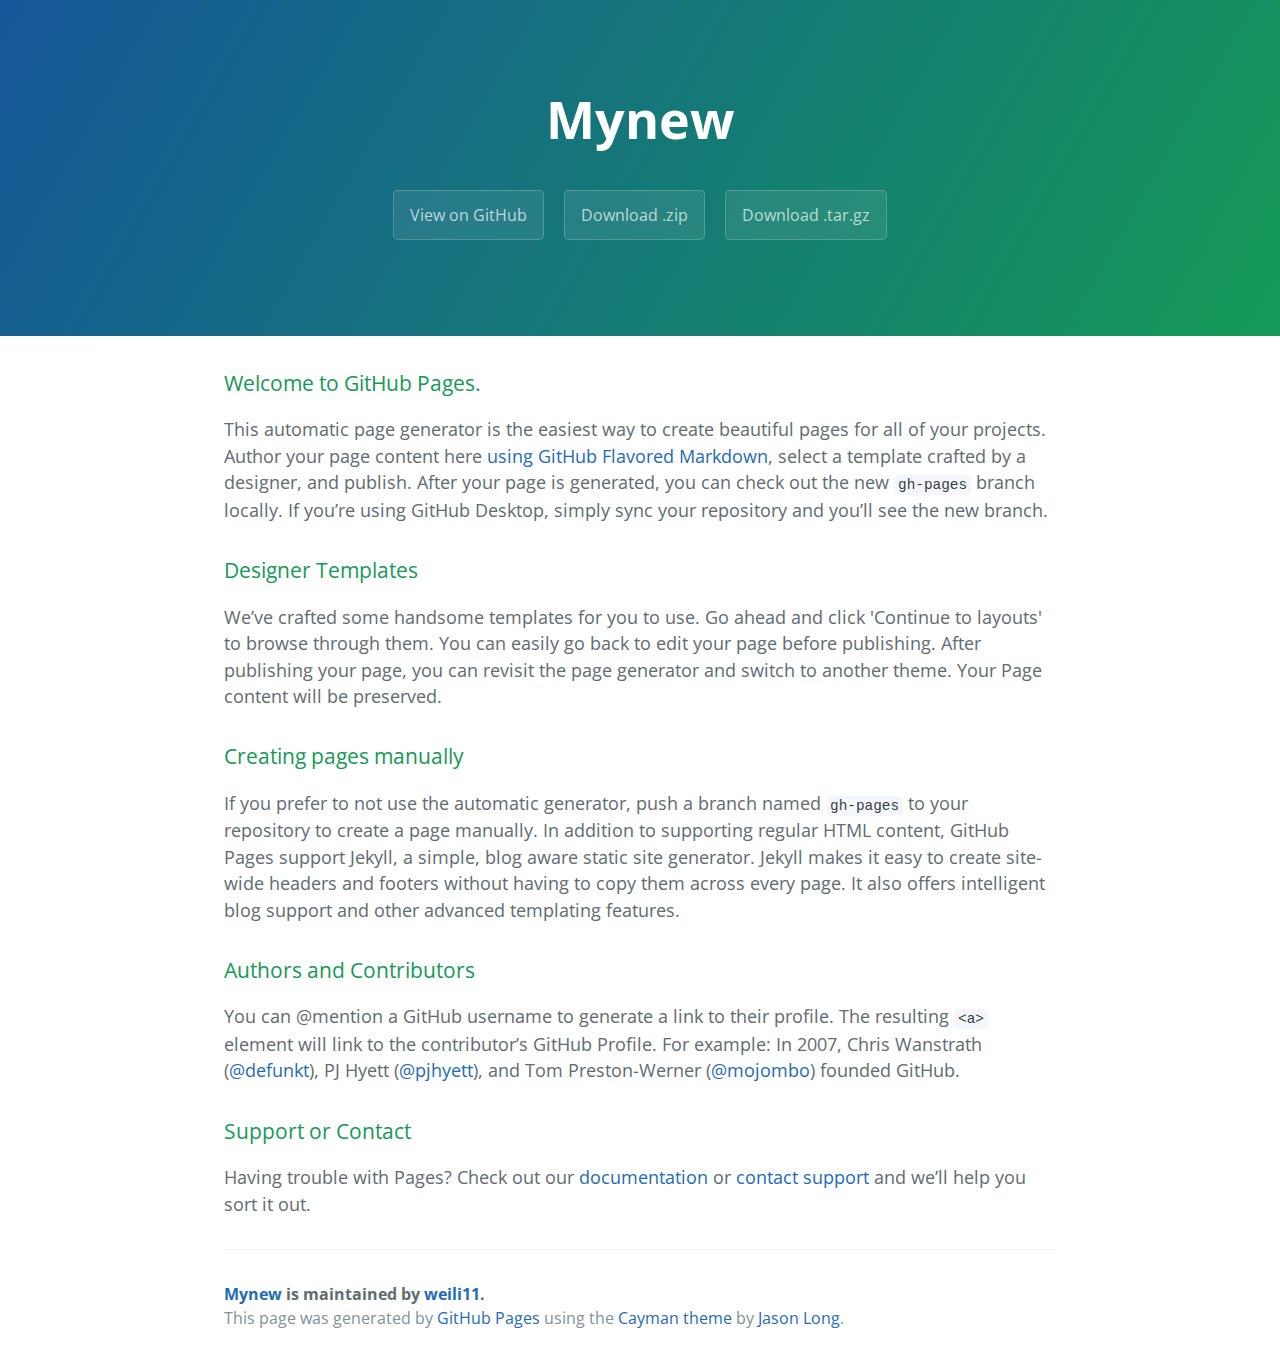
<file: index.html>
<!DOCTYPE html>
<html lang="en-us">
  <head>
    <meta charset="UTF-8">
    <title>Mynew by weili11</title>
    <meta name="viewport" content="width=device-width, initial-scale=1">
    <link rel="stylesheet" type="text/css" href="stylesheets/normalize.css" media="screen">
    <link href='https://fonts.googleapis.com/css?family=Open+Sans:400,700' rel='stylesheet' type='text/css'>
    <link rel="stylesheet" type="text/css" href="stylesheets/stylesheet.css" media="screen">
    <link rel="stylesheet" type="text/css" href="stylesheets/github-light.css" media="screen">
  </head>
  <body>
    <section class="page-header">
      <h1 class="project-name">Mynew</h1>
      <h2 class="project-tagline"></h2>
      <a href="https://github.com/weili11/mynew" class="btn">View on GitHub</a>
      <a href="https://github.com/weili11/mynew/zipball/master" class="btn">Download .zip</a>
      <a href="https://github.com/weili11/mynew/tarball/master" class="btn">Download .tar.gz</a>
    </section>

    <section class="main-content">
      <h3>
<a id="welcome-to-github-pages" class="anchor" href="#welcome-to-github-pages" aria-hidden="true"><span aria-hidden="true" class="octicon octicon-link"></span></a>Welcome to GitHub Pages.</h3>

<p>This automatic page generator is the easiest way to create beautiful pages for all of your projects. Author your page content here <a href="https://guides.github.com/features/mastering-markdown/">using GitHub Flavored Markdown</a>, select a template crafted by a designer, and publish. After your page is generated, you can check out the new <code>gh-pages</code> branch locally. If you’re using GitHub Desktop, simply sync your repository and you’ll see the new branch.</p>

<h3>
<a id="designer-templates" class="anchor" href="#designer-templates" aria-hidden="true"><span aria-hidden="true" class="octicon octicon-link"></span></a>Designer Templates</h3>

<p>We’ve crafted some handsome templates for you to use. Go ahead and click 'Continue to layouts' to browse through them. You can easily go back to edit your page before publishing. After publishing your page, you can revisit the page generator and switch to another theme. Your Page content will be preserved.</p>

<h3>
<a id="creating-pages-manually" class="anchor" href="#creating-pages-manually" aria-hidden="true"><span aria-hidden="true" class="octicon octicon-link"></span></a>Creating pages manually</h3>

<p>If you prefer to not use the automatic generator, push a branch named <code>gh-pages</code> to your repository to create a page manually. In addition to supporting regular HTML content, GitHub Pages support Jekyll, a simple, blog aware static site generator. Jekyll makes it easy to create site-wide headers and footers without having to copy them across every page. It also offers intelligent blog support and other advanced templating features.</p>

<h3>
<a id="authors-and-contributors" class="anchor" href="#authors-and-contributors" aria-hidden="true"><span aria-hidden="true" class="octicon octicon-link"></span></a>Authors and Contributors</h3>

<p>You can @mention a GitHub username to generate a link to their profile. The resulting <code>&lt;a&gt;</code> element will link to the contributor’s GitHub Profile. For example: In 2007, Chris Wanstrath (<a href="https://github.com/defunkt" class="user-mention">@defunkt</a>), PJ Hyett (<a href="https://github.com/pjhyett" class="user-mention">@pjhyett</a>), and Tom Preston-Werner (<a href="https://github.com/mojombo" class="user-mention">@mojombo</a>) founded GitHub.</p>

<h3>
<a id="support-or-contact" class="anchor" href="#support-or-contact" aria-hidden="true"><span aria-hidden="true" class="octicon octicon-link"></span></a>Support or Contact</h3>

<p>Having trouble with Pages? Check out our <a href="https://help.github.com/pages">documentation</a> or <a href="https://github.com/contact">contact support</a> and we’ll help you sort it out.</p>

      <footer class="site-footer">
        <span class="site-footer-owner"><a href="https://github.com/weili11/mynew">Mynew</a> is maintained by <a href="https://github.com/weili11">weili11</a>.</span>

        <span class="site-footer-credits">This page was generated by <a href="https://pages.github.com">GitHub Pages</a> using the <a href="https://github.com/jasonlong/cayman-theme">Cayman theme</a> by <a href="https://twitter.com/jasonlong">Jason Long</a>.</span>
      </footer>

    </section>

  
  </body>
</html>
</file>
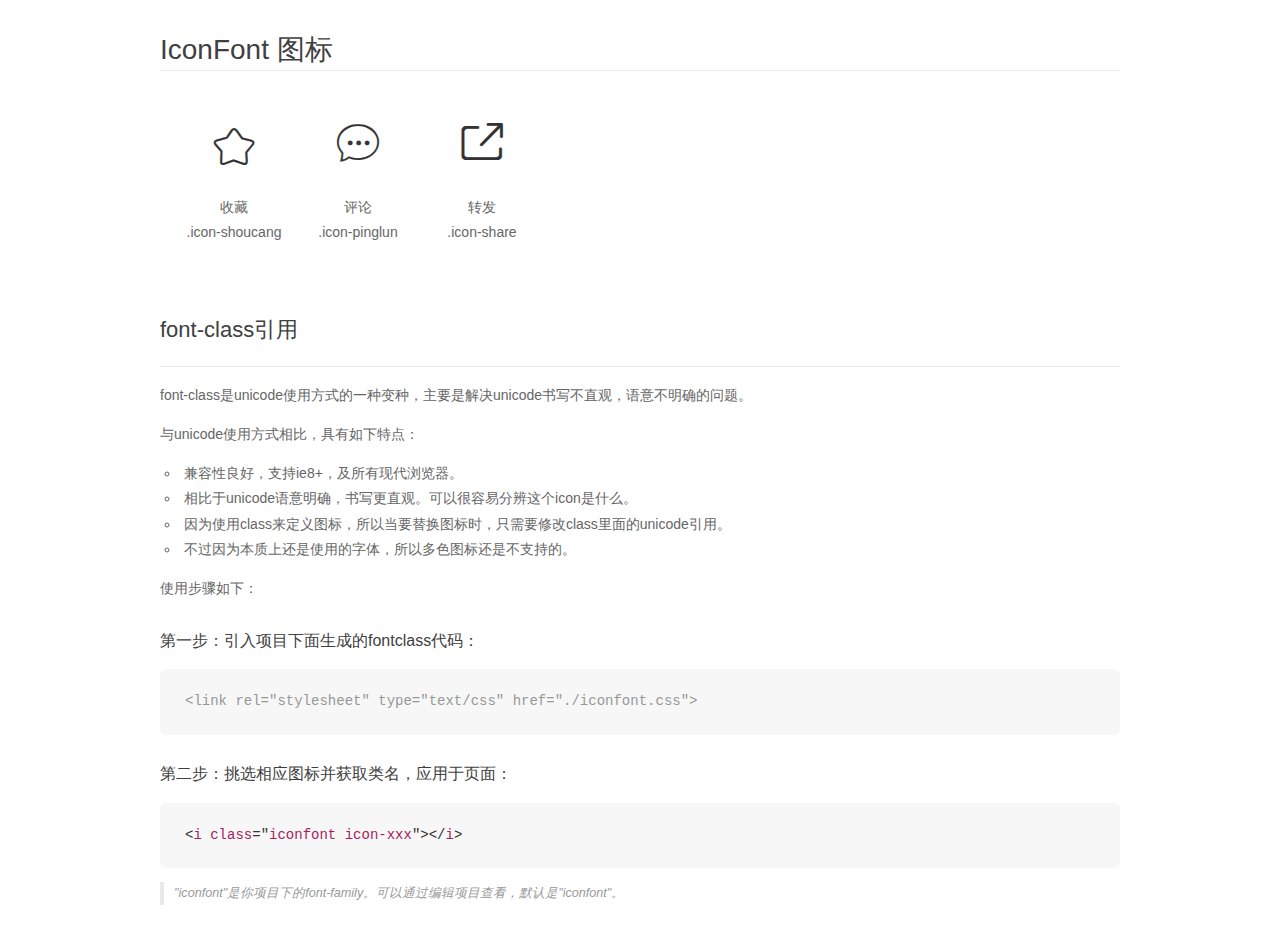
<file: iconfont/font/demo_fontclass.html>
<!DOCTYPE html>
<html>
<head>
    <meta charset="utf-8"/>
    <title>IconFont</title>
    <link rel="stylesheet" href="demo.css">
    <link rel="stylesheet" href="iconfont.css">
</head>
<body>
    <div class="main markdown">
        <h1>IconFont 图标</h1>
        <ul class="icon_lists clear">
            
                <li>
                <i class="icon iconfont icon-shoucang"></i>
                    <div class="name">收藏</div>
                    <div class="fontclass">.icon-shoucang</div>
                </li>
            
                <li>
                <i class="icon iconfont icon-pinglun"></i>
                    <div class="name">评论</div>
                    <div class="fontclass">.icon-pinglun</div>
                </li>
            
                <li>
                <i class="icon iconfont icon-share"></i>
                    <div class="name">转发</div>
                    <div class="fontclass">.icon-share</div>
                </li>
            
        </ul>

        <h2 id="font-class-">font-class引用</h2>
        <hr>

        <p>font-class是unicode使用方式的一种变种，主要是解决unicode书写不直观，语意不明确的问题。</p>
        <p>与unicode使用方式相比，具有如下特点：</p>
        <ul>
        <li>兼容性良好，支持ie8+，及所有现代浏览器。</li>
        <li>相比于unicode语意明确，书写更直观。可以很容易分辨这个icon是什么。</li>
        <li>因为使用class来定义图标，所以当要替换图标时，只需要修改class里面的unicode引用。</li>
        <li>不过因为本质上还是使用的字体，所以多色图标还是不支持的。</li>
        </ul>
        <p>使用步骤如下：</p>
        <h3 id="-fontclass-">第一步：引入项目下面生成的fontclass代码：</h3>


        <pre><code class="lang-js hljs javascript"><span class="hljs-comment">&lt;link rel="stylesheet" type="text/css" href="./iconfont.css"&gt;</span></code></pre>
        <h3 id="-">第二步：挑选相应图标并获取类名，应用于页面：</h3>
        <pre><code class="lang-css hljs">&lt;<span class="hljs-selector-tag">i</span> <span class="hljs-selector-tag">class</span>="<span class="hljs-selector-tag">iconfont</span> <span class="hljs-selector-tag">icon-xxx</span>"&gt;&lt;/<span class="hljs-selector-tag">i</span>&gt;</code></pre>
        <blockquote>
        <p>"iconfont"是你项目下的font-family。可以通过编辑项目查看，默认是"iconfont"。</p>
        </blockquote>
    </div>
</body>
</html>
</file>
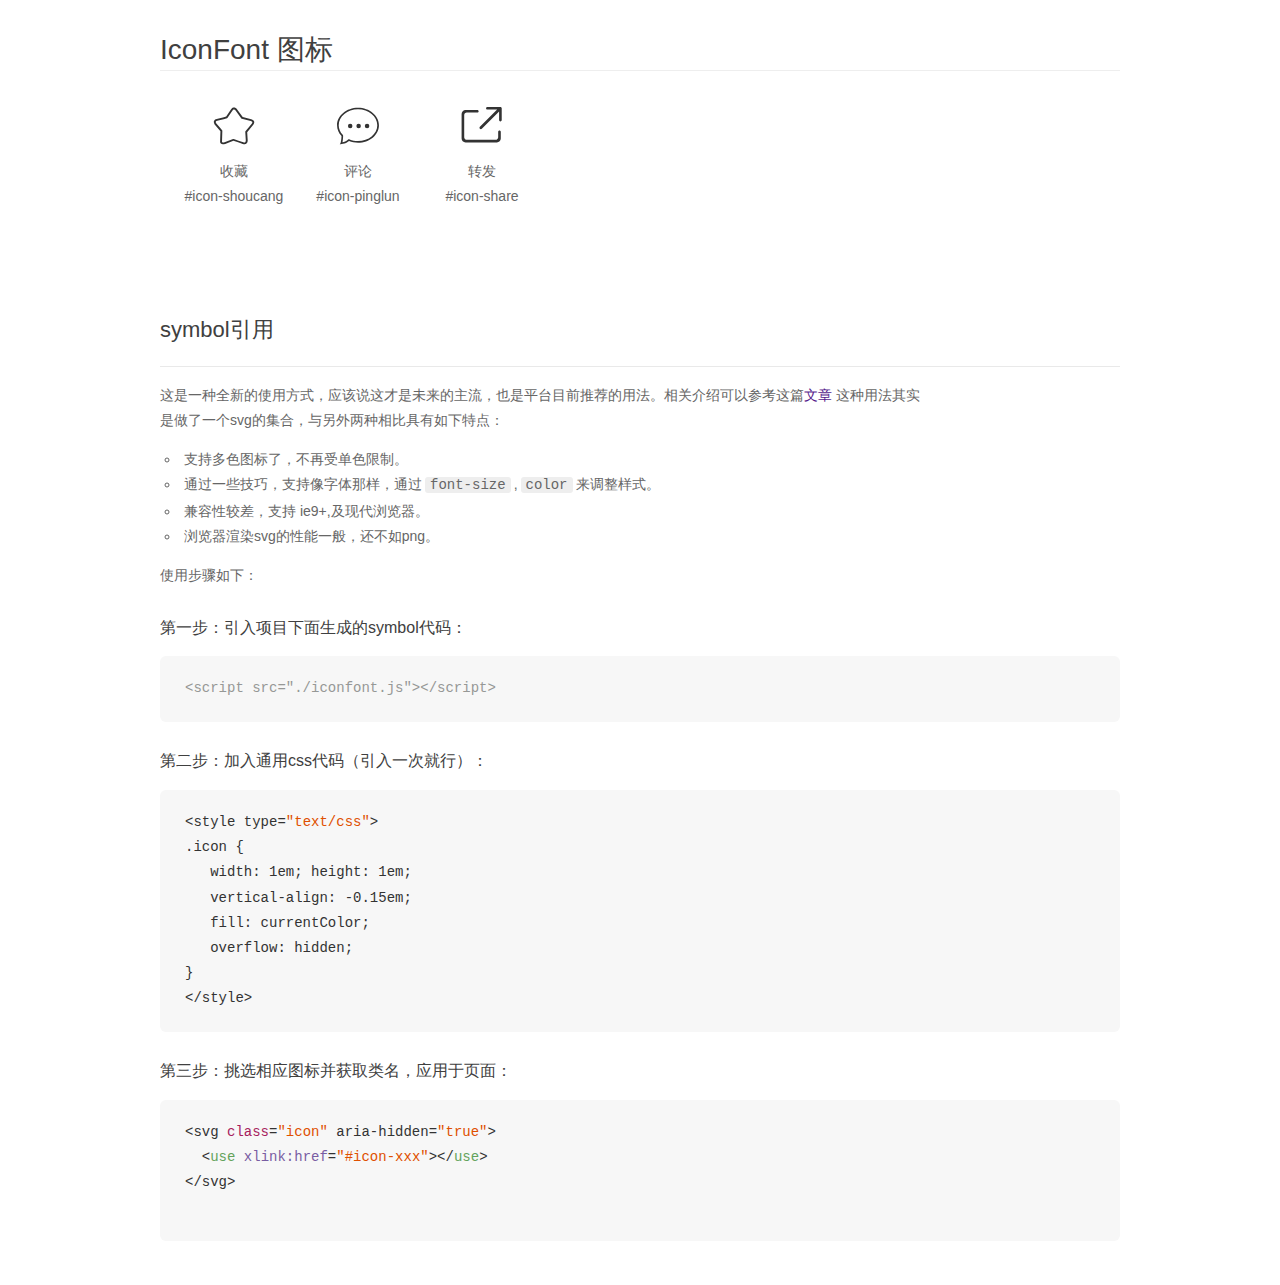
<file: iconfont/font/demo_symbol.html>
<!DOCTYPE html>
<html>
<head>
    <meta charset="utf-8"/>
    <title>IconFont</title>
    <link rel="stylesheet" href="demo.css">
    <script src="iconfont.js"></script>

    <style type="text/css">
        .icon {
          /* 通过设置 font-size 来改变图标大小 */
          width: 1em; height: 1em;
          /* 图标和文字相邻时，垂直对齐 */
          vertical-align: -0.15em;
          /* 通过设置 color 来改变 SVG 的颜色/fill */
          fill: currentColor;
          /* path 和 stroke 溢出 viewBox 部分在 IE 下会显示
             normalize.css 中也包含这行 */
          overflow: hidden;
        }

    </style>
</head>
<body>
    <div class="main markdown">
        <h1>IconFont 图标</h1>
        <ul class="icon_lists clear">
            
                <li>
                    <svg class="icon" aria-hidden="true">
                        <use xlink:href="#icon-shoucang"></use>
                    </svg>
                    <div class="name">收藏</div>
                    <div class="fontclass">#icon-shoucang</div>
                </li>
            
                <li>
                    <svg class="icon" aria-hidden="true">
                        <use xlink:href="#icon-pinglun"></use>
                    </svg>
                    <div class="name">评论</div>
                    <div class="fontclass">#icon-pinglun</div>
                </li>
            
                <li>
                    <svg class="icon" aria-hidden="true">
                        <use xlink:href="#icon-share"></use>
                    </svg>
                    <div class="name">转发</div>
                    <div class="fontclass">#icon-share</div>
                </li>
            
        </ul>


        <h2 id="symbol-">symbol引用</h2>
        <hr>

        <p>这是一种全新的使用方式，应该说这才是未来的主流，也是平台目前推荐的用法。相关介绍可以参考这篇<a href="">文章</a>
        这种用法其实是做了一个svg的集合，与另外两种相比具有如下特点：</p>
        <ul>
          <li>支持多色图标了，不再受单色限制。</li>
          <li>通过一些技巧，支持像字体那样，通过<code>font-size</code>,<code>color</code>来调整样式。</li>
          <li>兼容性较差，支持 ie9+,及现代浏览器。</li>
          <li>浏览器渲染svg的性能一般，还不如png。</li>
        </ul>
        <p>使用步骤如下：</p>
        <h3 id="-symbol-">第一步：引入项目下面生成的symbol代码：</h3>
        <pre><code class="lang-js hljs javascript"><span class="hljs-comment">&lt;script src="./iconfont.js"&gt;&lt;/script&gt;</span></code></pre>
        <h3 id="-css-">第二步：加入通用css代码（引入一次就行）：</h3>
        <pre><code class="lang-js hljs javascript">&lt;style type=<span class="hljs-string">"text/css"</span>&gt;
.icon {
   width: <span class="hljs-number">1</span>em; height: <span class="hljs-number">1</span>em;
   vertical-align: <span class="hljs-number">-0.15</span>em;
   fill: currentColor;
   overflow: hidden;
}
&lt;<span class="hljs-regexp">/style&gt;</span></code></pre>
        <h3 id="-">第三步：挑选相应图标并获取类名，应用于页面：</h3>
        <pre><code class="lang-js hljs javascript">&lt;svg <span class="hljs-class"><span class="hljs-keyword">class</span></span>=<span class="hljs-string">"icon"</span> aria-hidden=<span class="hljs-string">"true"</span>&gt;<span class="xml"><span class="hljs-tag">
  &lt;<span class="hljs-name">use</span> <span class="hljs-attr">xlink:href</span>=<span class="hljs-string">"#icon-xxx"</span>&gt;</span><span class="hljs-tag">&lt;/<span class="hljs-name">use</span>&gt;</span>
</span>&lt;<span class="hljs-regexp">/svg&gt;
        </span></code></pre>
    </div>
</body>
</html>
</file>
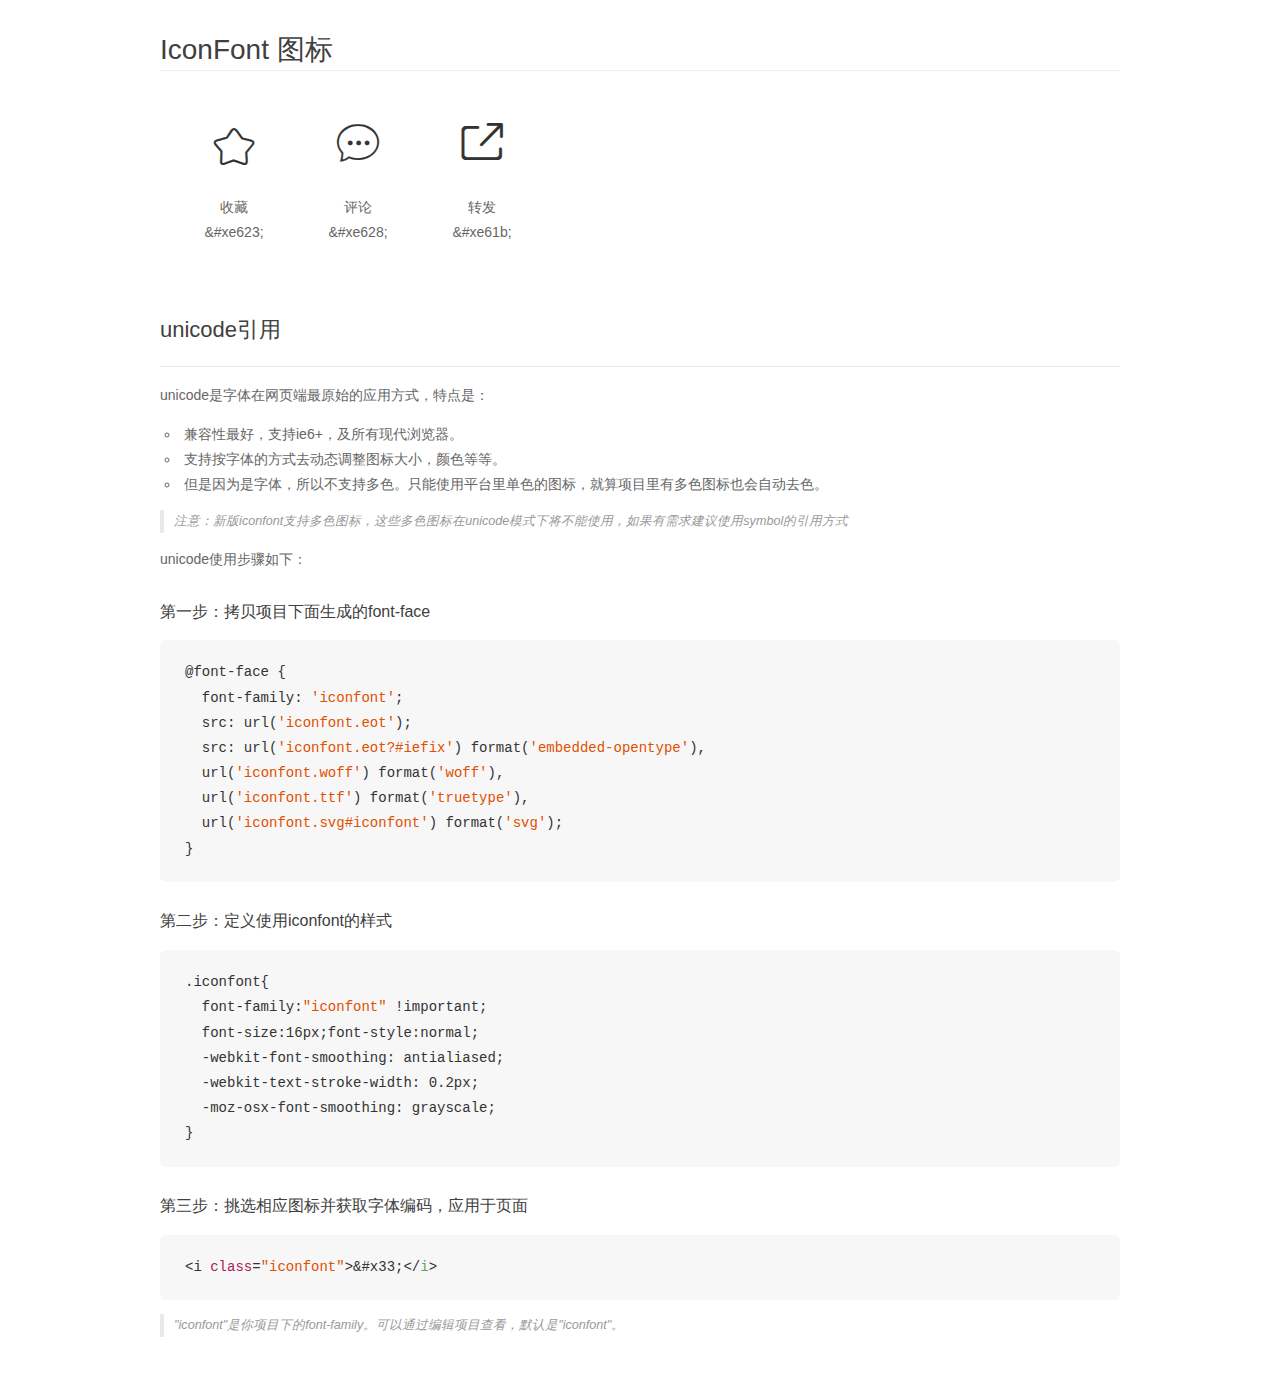
<file: iconfont/font/demo_unicode.html>
<!DOCTYPE html>
<html>
<head>
    <meta charset="utf-8"/>
    <title>IconFont</title>
    <link rel="stylesheet" href="demo.css">

    <style type="text/css">

        @font-face {font-family: "iconfont";
          src: url('iconfont.eot'); /* IE9*/
          src: url('iconfont.eot#iefix') format('embedded-opentype'), /* IE6-IE8 */
          url('iconfont.woff') format('woff'), /* chrome, firefox */
          url('iconfont.ttf') format('truetype'), /* chrome, firefox, opera, Safari, Android, iOS 4.2+*/
          url('iconfont.svg#iconfont') format('svg'); /* iOS 4.1- */
        }

        .iconfont {
          font-family:"iconfont" !important;
          font-size:16px;
          font-style:normal;
          -webkit-font-smoothing: antialiased;
          -webkit-text-stroke-width: 0.2px;
          -moz-osx-font-smoothing: grayscale;
        }

    </style>
</head>
<body>
    <div class="main markdown">
        <h1>IconFont 图标</h1>
        <ul class="icon_lists clear">
            
                <li>
                <i class="icon iconfont">&#xe623;</i>
                    <div class="name">收藏</div>
                    <div class="code">&amp;#xe623;</div>
                </li>
            
                <li>
                <i class="icon iconfont">&#xe628;</i>
                    <div class="name">评论</div>
                    <div class="code">&amp;#xe628;</div>
                </li>
            
                <li>
                <i class="icon iconfont">&#xe61b;</i>
                    <div class="name">转发</div>
                    <div class="code">&amp;#xe61b;</div>
                </li>
            
        </ul>
        <h2 id="unicode-">unicode引用</h2>
        <hr>

        <p>unicode是字体在网页端最原始的应用方式，特点是：</p>
        <ul>
        <li>兼容性最好，支持ie6+，及所有现代浏览器。</li>
        <li>支持按字体的方式去动态调整图标大小，颜色等等。</li>
        <li>但是因为是字体，所以不支持多色。只能使用平台里单色的图标，就算项目里有多色图标也会自动去色。</li>
        </ul>
        <blockquote>
        <p>注意：新版iconfont支持多色图标，这些多色图标在unicode模式下将不能使用，如果有需求建议使用symbol的引用方式</p>
        </blockquote>
        <p>unicode使用步骤如下：</p>
        <h3 id="-font-face">第一步：拷贝项目下面生成的font-face</h3>
        <pre><code class="lang-js hljs javascript">@font-face {
  font-family: <span class="hljs-string">'iconfont'</span>;
  src: url(<span class="hljs-string">'iconfont.eot'</span>);
  src: url(<span class="hljs-string">'iconfont.eot?#iefix'</span>) format(<span class="hljs-string">'embedded-opentype'</span>),
  url(<span class="hljs-string">'iconfont.woff'</span>) format(<span class="hljs-string">'woff'</span>),
  url(<span class="hljs-string">'iconfont.ttf'</span>) format(<span class="hljs-string">'truetype'</span>),
  url(<span class="hljs-string">'iconfont.svg#iconfont'</span>) format(<span class="hljs-string">'svg'</span>);
}
</code></pre>
        <h3 id="-iconfont-">第二步：定义使用iconfont的样式</h3>
        <pre><code class="lang-js hljs javascript">.iconfont{
  font-family:<span class="hljs-string">"iconfont"</span> !important;
  font-size:<span class="hljs-number">16</span>px;font-style:normal;
  -webkit-font-smoothing: antialiased;
  -webkit-text-stroke-width: <span class="hljs-number">0.2</span>px;
  -moz-osx-font-smoothing: grayscale;
}
</code></pre>
        <h3 id="-">第三步：挑选相应图标并获取字体编码，应用于页面</h3>
        <pre><code class="lang-js hljs javascript">&lt;i <span class="hljs-class"><span class="hljs-keyword">class</span></span>=<span class="hljs-string">"iconfont"</span>&gt;&amp;#x33;<span class="xml"><span class="hljs-tag">&lt;/<span class="hljs-name">i</span>&gt;</span></span></code></pre>

        <blockquote>
        <p>"iconfont"是你项目下的font-family。可以通过编辑项目查看，默认是"iconfont"。</p>
        </blockquote>
    </div>


</body>
</html>
</file>
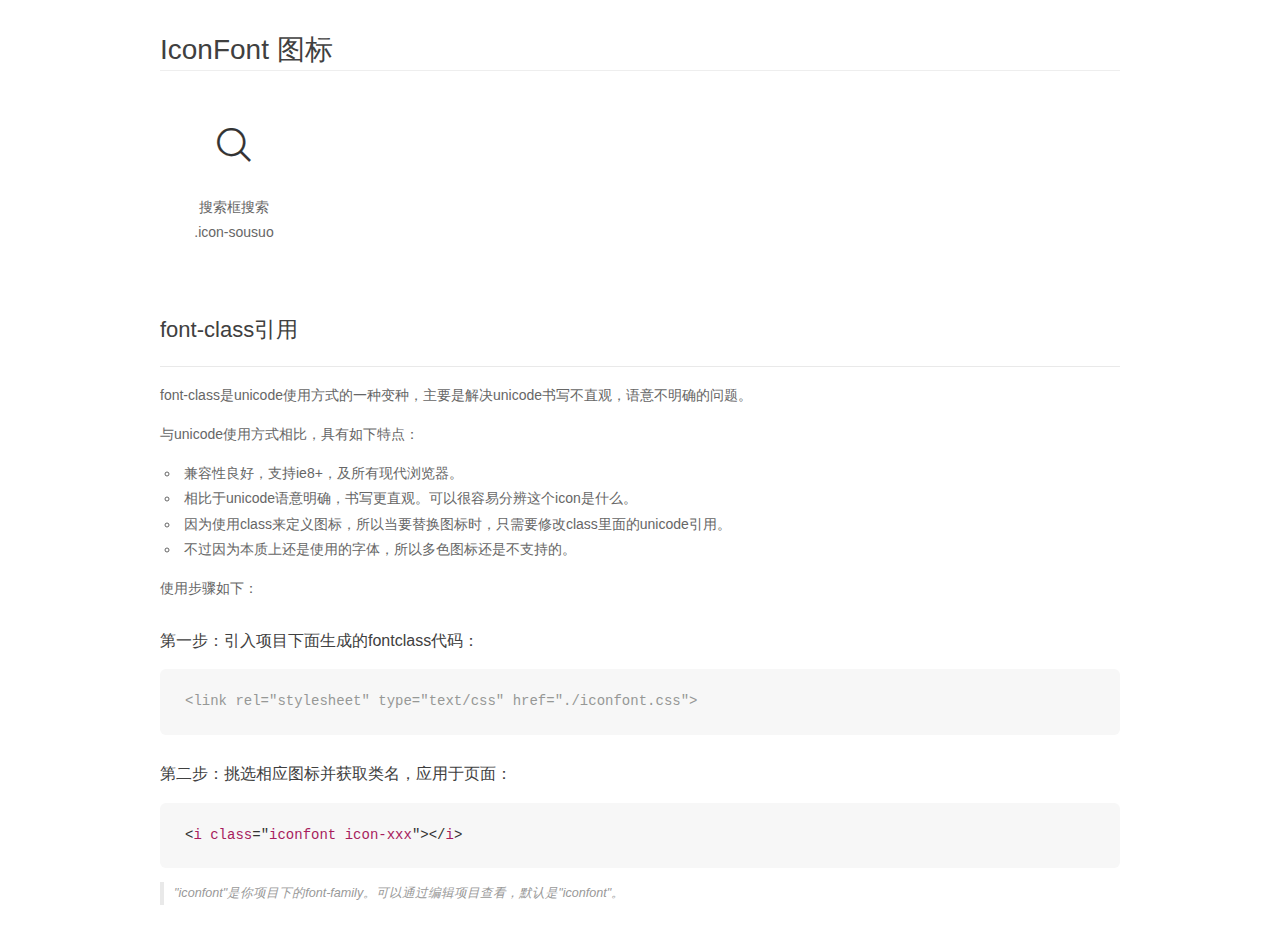
<file: iconfont/sousuo/demo_fontclass.html>
<!DOCTYPE html>
<html>
<head>
    <meta charset="utf-8"/>
    <title>IconFont</title>
    <link rel="stylesheet" href="demo.css">
    <link rel="stylesheet" href="iconfont.css">
</head>
<body>
    <div class="main markdown">
        <h1>IconFont 图标</h1>
        <ul class="icon_lists clear">
            
                <li>
                <i class="icon iconfont icon-sousuo"></i>
                    <div class="name">搜索框搜索</div>
                    <div class="fontclass">.icon-sousuo</div>
                </li>
            
        </ul>

        <h2 id="font-class-">font-class引用</h2>
        <hr>

        <p>font-class是unicode使用方式的一种变种，主要是解决unicode书写不直观，语意不明确的问题。</p>
        <p>与unicode使用方式相比，具有如下特点：</p>
        <ul>
        <li>兼容性良好，支持ie8+，及所有现代浏览器。</li>
        <li>相比于unicode语意明确，书写更直观。可以很容易分辨这个icon是什么。</li>
        <li>因为使用class来定义图标，所以当要替换图标时，只需要修改class里面的unicode引用。</li>
        <li>不过因为本质上还是使用的字体，所以多色图标还是不支持的。</li>
        </ul>
        <p>使用步骤如下：</p>
        <h3 id="-fontclass-">第一步：引入项目下面生成的fontclass代码：</h3>


        <pre><code class="lang-js hljs javascript"><span class="hljs-comment">&lt;link rel="stylesheet" type="text/css" href="./iconfont.css"&gt;</span></code></pre>
        <h3 id="-">第二步：挑选相应图标并获取类名，应用于页面：</h3>
        <pre><code class="lang-css hljs">&lt;<span class="hljs-selector-tag">i</span> <span class="hljs-selector-tag">class</span>="<span class="hljs-selector-tag">iconfont</span> <span class="hljs-selector-tag">icon-xxx</span>"&gt;&lt;/<span class="hljs-selector-tag">i</span>&gt;</code></pre>
        <blockquote>
        <p>"iconfont"是你项目下的font-family。可以通过编辑项目查看，默认是"iconfont"。</p>
        </blockquote>
    </div>
</body>
</html>
</file>
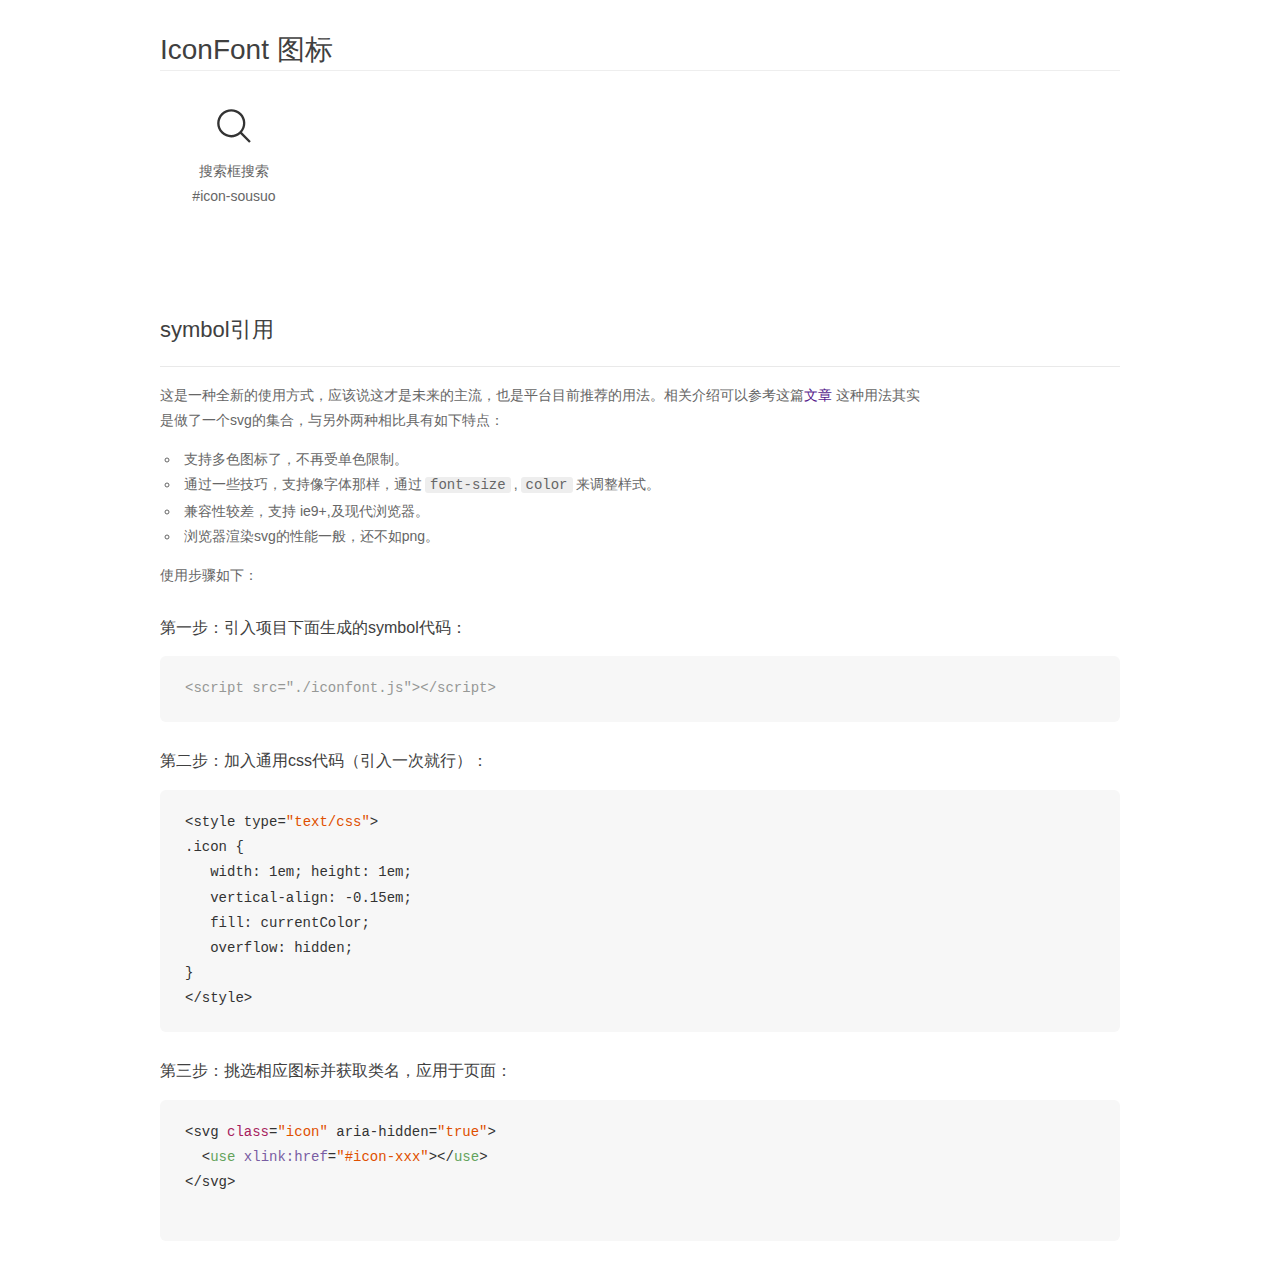
<file: iconfont/sousuo/demo_symbol.html>
<!DOCTYPE html>
<html>
<head>
    <meta charset="utf-8"/>
    <title>IconFont</title>
    <link rel="stylesheet" href="demo.css">
    <script src="iconfont.js"></script>

    <style type="text/css">
        .icon {
          /* 通过设置 font-size 来改变图标大小 */
          width: 1em; height: 1em;
          /* 图标和文字相邻时，垂直对齐 */
          vertical-align: -0.15em;
          /* 通过设置 color 来改变 SVG 的颜色/fill */
          fill: currentColor;
          /* path 和 stroke 溢出 viewBox 部分在 IE 下会显示
             normalize.css 中也包含这行 */
          overflow: hidden;
        }

    </style>
</head>
<body>
    <div class="main markdown">
        <h1>IconFont 图标</h1>
        <ul class="icon_lists clear">
            
                <li>
                    <svg class="icon" aria-hidden="true">
                        <use xlink:href="#icon-sousuo"></use>
                    </svg>
                    <div class="name">搜索框搜索</div>
                    <div class="fontclass">#icon-sousuo</div>
                </li>
            
        </ul>


        <h2 id="symbol-">symbol引用</h2>
        <hr>

        <p>这是一种全新的使用方式，应该说这才是未来的主流，也是平台目前推荐的用法。相关介绍可以参考这篇<a href="">文章</a>
        这种用法其实是做了一个svg的集合，与另外两种相比具有如下特点：</p>
        <ul>
          <li>支持多色图标了，不再受单色限制。</li>
          <li>通过一些技巧，支持像字体那样，通过<code>font-size</code>,<code>color</code>来调整样式。</li>
          <li>兼容性较差，支持 ie9+,及现代浏览器。</li>
          <li>浏览器渲染svg的性能一般，还不如png。</li>
        </ul>
        <p>使用步骤如下：</p>
        <h3 id="-symbol-">第一步：引入项目下面生成的symbol代码：</h3>
        <pre><code class="lang-js hljs javascript"><span class="hljs-comment">&lt;script src="./iconfont.js"&gt;&lt;/script&gt;</span></code></pre>
        <h3 id="-css-">第二步：加入通用css代码（引入一次就行）：</h3>
        <pre><code class="lang-js hljs javascript">&lt;style type=<span class="hljs-string">"text/css"</span>&gt;
.icon {
   width: <span class="hljs-number">1</span>em; height: <span class="hljs-number">1</span>em;
   vertical-align: <span class="hljs-number">-0.15</span>em;
   fill: currentColor;
   overflow: hidden;
}
&lt;<span class="hljs-regexp">/style&gt;</span></code></pre>
        <h3 id="-">第三步：挑选相应图标并获取类名，应用于页面：</h3>
        <pre><code class="lang-js hljs javascript">&lt;svg <span class="hljs-class"><span class="hljs-keyword">class</span></span>=<span class="hljs-string">"icon"</span> aria-hidden=<span class="hljs-string">"true"</span>&gt;<span class="xml"><span class="hljs-tag">
  &lt;<span class="hljs-name">use</span> <span class="hljs-attr">xlink:href</span>=<span class="hljs-string">"#icon-xxx"</span>&gt;</span><span class="hljs-tag">&lt;/<span class="hljs-name">use</span>&gt;</span>
</span>&lt;<span class="hljs-regexp">/svg&gt;
        </span></code></pre>
    </div>
</body>
</html>
</file>
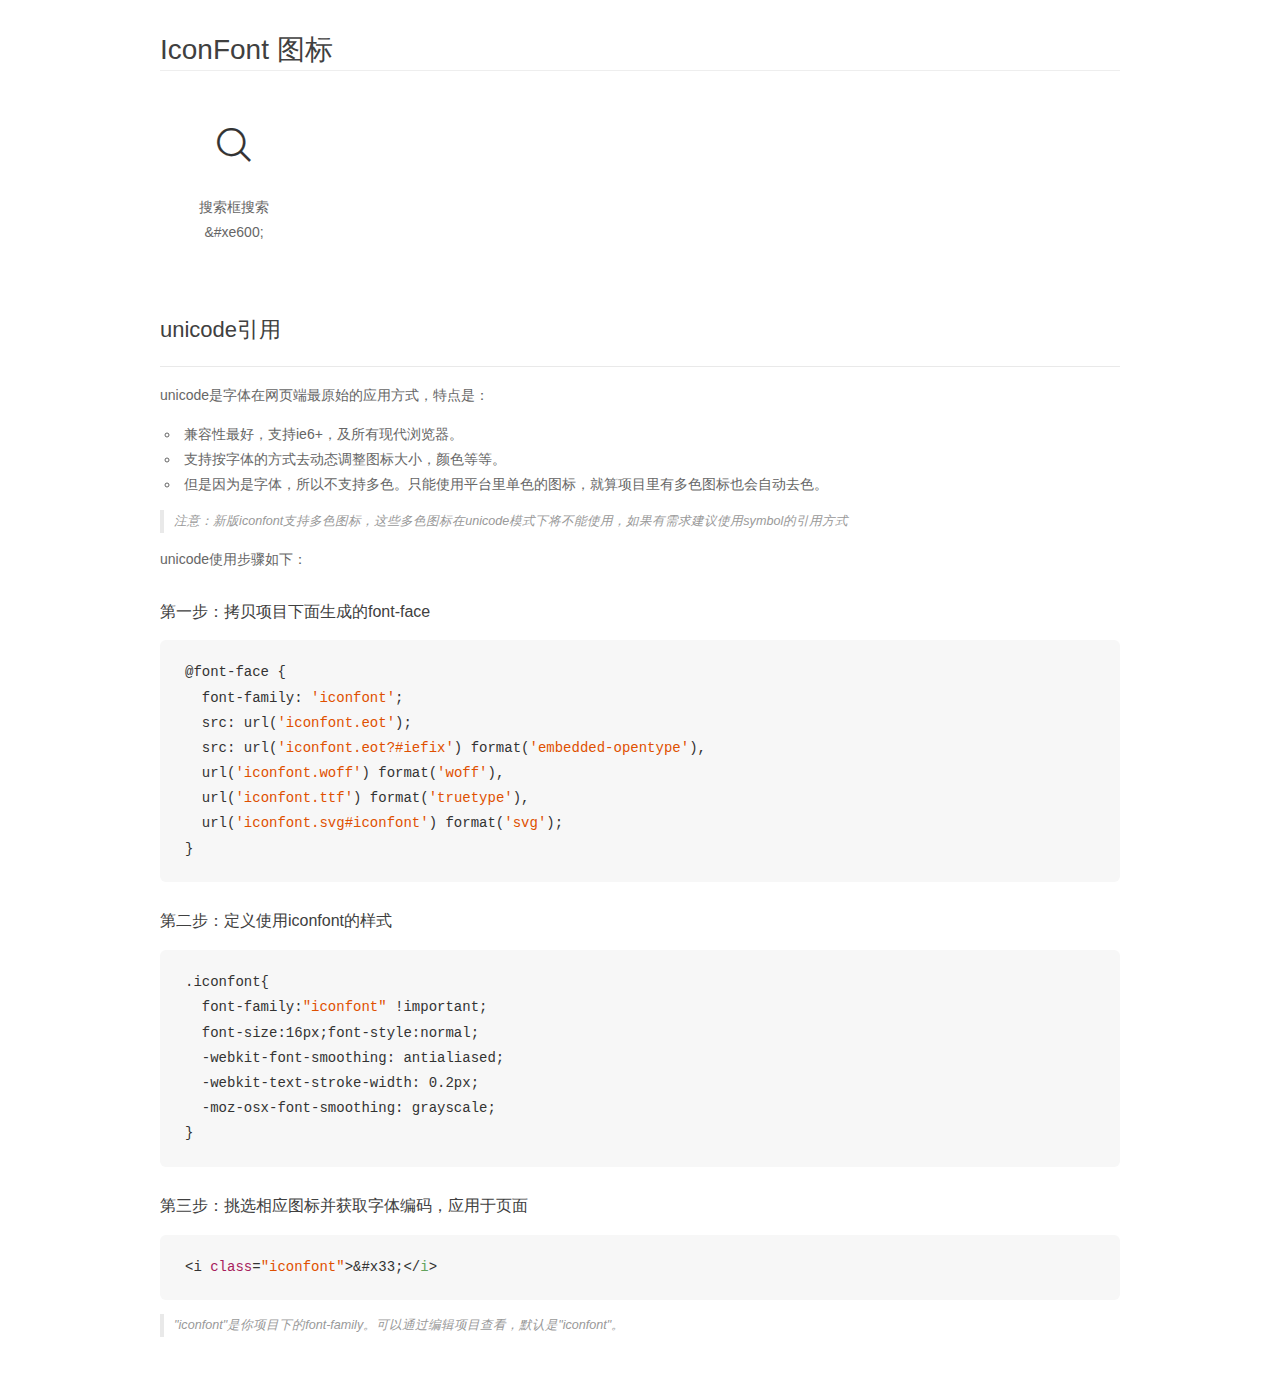
<file: iconfont/sousuo/demo_unicode.html>
<!DOCTYPE html>
<html>
<head>
    <meta charset="utf-8"/>
    <title>IconFont</title>
    <link rel="stylesheet" href="demo.css">

    <style type="text/css">

        @font-face {font-family: "iconfont";
          src: url('iconfont.eot'); /* IE9*/
          src: url('iconfont.eot#iefix') format('embedded-opentype'), /* IE6-IE8 */
          url('iconfont.woff') format('woff'), /* chrome, firefox */
          url('iconfont.ttf') format('truetype'), /* chrome, firefox, opera, Safari, Android, iOS 4.2+*/
          url('iconfont.svg#iconfont') format('svg'); /* iOS 4.1- */
        }

        .iconfont {
          font-family:"iconfont" !important;
          font-size:16px;
          font-style:normal;
          -webkit-font-smoothing: antialiased;
          -webkit-text-stroke-width: 0.2px;
          -moz-osx-font-smoothing: grayscale;
        }

    </style>
</head>
<body>
    <div class="main markdown">
        <h1>IconFont 图标</h1>
        <ul class="icon_lists clear">
            
                <li>
                <i class="icon iconfont">&#xe600;</i>
                    <div class="name">搜索框搜索</div>
                    <div class="code">&amp;#xe600;</div>
                </li>
            
        </ul>
        <h2 id="unicode-">unicode引用</h2>
        <hr>

        <p>unicode是字体在网页端最原始的应用方式，特点是：</p>
        <ul>
        <li>兼容性最好，支持ie6+，及所有现代浏览器。</li>
        <li>支持按字体的方式去动态调整图标大小，颜色等等。</li>
        <li>但是因为是字体，所以不支持多色。只能使用平台里单色的图标，就算项目里有多色图标也会自动去色。</li>
        </ul>
        <blockquote>
        <p>注意：新版iconfont支持多色图标，这些多色图标在unicode模式下将不能使用，如果有需求建议使用symbol的引用方式</p>
        </blockquote>
        <p>unicode使用步骤如下：</p>
        <h3 id="-font-face">第一步：拷贝项目下面生成的font-face</h3>
        <pre><code class="lang-js hljs javascript">@font-face {
  font-family: <span class="hljs-string">'iconfont'</span>;
  src: url(<span class="hljs-string">'iconfont.eot'</span>);
  src: url(<span class="hljs-string">'iconfont.eot?#iefix'</span>) format(<span class="hljs-string">'embedded-opentype'</span>),
  url(<span class="hljs-string">'iconfont.woff'</span>) format(<span class="hljs-string">'woff'</span>),
  url(<span class="hljs-string">'iconfont.ttf'</span>) format(<span class="hljs-string">'truetype'</span>),
  url(<span class="hljs-string">'iconfont.svg#iconfont'</span>) format(<span class="hljs-string">'svg'</span>);
}
</code></pre>
        <h3 id="-iconfont-">第二步：定义使用iconfont的样式</h3>
        <pre><code class="lang-js hljs javascript">.iconfont{
  font-family:<span class="hljs-string">"iconfont"</span> !important;
  font-size:<span class="hljs-number">16</span>px;font-style:normal;
  -webkit-font-smoothing: antialiased;
  -webkit-text-stroke-width: <span class="hljs-number">0.2</span>px;
  -moz-osx-font-smoothing: grayscale;
}
</code></pre>
        <h3 id="-">第三步：挑选相应图标并获取字体编码，应用于页面</h3>
        <pre><code class="lang-js hljs javascript">&lt;i <span class="hljs-class"><span class="hljs-keyword">class</span></span>=<span class="hljs-string">"iconfont"</span>&gt;&amp;#x33;<span class="xml"><span class="hljs-tag">&lt;/<span class="hljs-name">i</span>&gt;</span></span></code></pre>

        <blockquote>
        <p>"iconfont"是你项目下的font-family。可以通过编辑项目查看，默认是"iconfont"。</p>
        </blockquote>
    </div>


</body>
</html>
</file>
<file: stylesheets/stylesheet.css>
* {
  box-sizing: border-box; }

body {
  padding: 0;
  margin: 0;
  font-family: "Open Sans", "Helvetica Neue", Helvetica, Arial, sans-serif;
  font-size: 16px;
  line-height: 1.5;
  color: #606c71; }

a {
  color: #1e6bb8;
  text-decoration: none; }
  a:hover {
    text-decoration: underline; }

.btn {
  display: inline-block;
  margin-bottom: 1rem;
  color: rgba(255, 255, 255, 0.7);
  background-color: rgba(255, 255, 255, 0.08);
  border-color: rgba(255, 255, 255, 0.2);
  border-style: solid;
  border-width: 1px;
  border-radius: 0.3rem;
  transition: color 0.2s, background-color 0.2s, border-color 0.2s; }
  .btn + .btn {
    margin-left: 1rem; }

.btn:hover {
  color: rgba(255, 255, 255, 0.8);
  text-decoration: none;
  background-color: rgba(255, 255, 255, 0.2);
  border-color: rgba(255, 255, 255, 0.3); }

@media screen and (min-width: 64em) {
  .btn {
    padding: 0.75rem 1rem; } }

@media screen and (min-width: 42em) and (max-width: 64em) {
  .btn {
    padding: 0.6rem 0.9rem;
    font-size: 0.9rem; } }

@media screen and (max-width: 42em) {
  .btn {
    display: block;
    width: 100%;
    padding: 0.75rem;
    font-size: 0.9rem; }
    .btn + .btn {
      margin-top: 1rem;
      margin-left: 0; } }

.page-header {
  color: #fff;
  text-align: center;
  background-color: #159957;
  background-image: linear-gradient(120deg, #155799, #159957); }

@media screen and (min-width: 64em) {
  .page-header {
    padding: 5rem 6rem; } }

@media screen and (min-width: 42em) and (max-width: 64em) {
  .page-header {
    padding: 3rem 4rem; } }

@media screen and (max-width: 42em) {
  .page-header {
    padding: 2rem 1rem; } }

.project-name {
  margin-top: 0;
  margin-bottom: 0.1rem; }

@media screen and (min-width: 64em) {
  .project-name {
    font-size: 3.25rem; } }

@media screen and (min-width: 42em) and (max-width: 64em) {
  .project-name {
    font-size: 2.25rem; } }

@media screen and (max-width: 42em) {
  .project-name {
    font-size: 1.75rem; } }

.project-tagline {
  margin-bottom: 2rem;
  font-weight: normal;
  opacity: 0.7; }

@media screen and (min-width: 64em) {
  .project-tagline {
    font-size: 1.25rem; } }

@media screen and (min-width: 42em) and (max-width: 64em) {
  .project-tagline {
    font-size: 1.15rem; } }

@media screen and (max-width: 42em) {
  .project-tagline {
    font-size: 1rem; } }

.main-content :first-child {
  margin-top: 0; }
.main-content img {
  max-width: 100%; }
.main-content h1, .main-content h2, .main-content h3, .main-content h4, .main-content h5, .main-content h6 {
  margin-top: 2rem;
  margin-bottom: 1rem;
  font-weight: normal;
  color: #159957; }
.main-content p {
  margin-bottom: 1em; }
.main-content code {
  padding: 2px 4px;
  font-family: Consolas, "Liberation Mono", Menlo, Courier, monospace;
  font-size: 0.9rem;
  color: #383e41;
  background-color: #f3f6fa;
  border-radius: 0.3rem; }
.main-content pre {
  padding: 0.8rem;
  margin-top: 0;
  margin-bottom: 1rem;
  font: 1rem Consolas, "Liberation Mono", Menlo, Courier, monospace;
  color: #567482;
  word-wrap: normal;
  background-color: #f3f6fa;
  border: solid 1px #dce6f0;
  border-radius: 0.3rem; }
  .main-content pre > code {
    padding: 0;
    margin: 0;
    font-size: 0.9rem;
    color: #567482;
    word-break: normal;
    white-space: pre;
    background: transparent;
    border: 0; }
.main-content .highlight {
  margin-bottom: 1rem; }
  .main-content .highlight pre {
    margin-bottom: 0;
    word-break: normal; }
.main-content .highlight pre, .main-content pre {
  padding: 0.8rem;
  overflow: auto;
  font-size: 0.9rem;
  line-height: 1.45;
  border-radius: 0.3rem; }
.main-content pre code, .main-content pre tt {
  display: inline;
  max-width: initial;
  padding: 0;
  margin: 0;
  overflow: initial;
  line-height: inherit;
  word-wrap: normal;
  background-color: transparent;
  border: 0; }
  .main-content pre code:before, .main-content pre code:after, .main-content pre tt:before, .main-content pre tt:after {
    content: normal; }
.main-content ul, .main-content ol {
  margin-top: 0; }
.main-content blockquote {
  padding: 0 1rem;
  margin-left: 0;
  color: #819198;
  border-left: 0.3rem solid #dce6f0; }
  .main-content blockquote > :first-child {
    margin-top: 0; }
  .main-content blockquote > :last-child {
    margin-bottom: 0; }
.main-content table {
  display: block;
  width: 100%;
  overflow: auto;
  word-break: normal;
  word-break: keep-all; }
  .main-content table th {
    font-weight: bold; }
  .main-content table th, .main-content table td {
    padding: 0.5rem 1rem;
    border: 1px solid #e9ebec; }
.main-content dl {
  padding: 0; }
  .main-content dl dt {
    padding: 0;
    margin-top: 1rem;
    font-size: 1rem;
    font-weight: bold; }
  .main-content dl dd {
    padding: 0;
    margin-bottom: 1rem; }
.main-content hr {
  height: 2px;
  padding: 0;
  margin: 1rem 0;
  background-color: #eff0f1;
  border: 0; }

@media screen and (min-width: 64em) {
  .main-content {
    max-width: 64rem;
    padding: 2rem 6rem;
    margin: 0 auto;
    font-size: 1.1rem; } }

@media screen and (min-width: 42em) and (max-width: 64em) {
  .main-content {
    padding: 2rem 4rem;
    font-size: 1.1rem; } }

@media screen and (max-width: 42em) {
  .main-content {
    padding: 2rem 1rem;
    font-size: 1rem; } }

.site-footer {
  padding-top: 2rem;
  margin-top: 2rem;
  border-top: solid 1px #eff0f1; }

.site-footer-owner {
  display: block;
  font-weight: bold; }

.site-footer-credits {
  color: #819198; }

@media screen and (min-width: 64em) {
  .site-footer {
    font-size: 1rem; } }

@media screen and (min-width: 42em) and (max-width: 64em) {
  .site-footer {
    font-size: 1rem; } }

@media screen and (max-width: 42em) {
  .site-footer {
    font-size: 0.9rem; } }
</file>
<file: stylesheets/github-light.css>
/*
The MIT License (MIT)

Copyright (c) 2016 GitHub, Inc.

Permission is hereby granted, free of charge, to any person obtaining a copy
of this software and associated documentation files (the "Software"), to deal
in the Software without restriction, including without limitation the rights
to use, copy, modify, merge, publish, distribute, sublicense, and/or sell
copies of the Software, and to permit persons to whom the Software is
furnished to do so, subject to the following conditions:

The above copyright notice and this permission notice shall be included in all
copies or substantial portions of the Software.

THE SOFTWARE IS PROVIDED "AS IS", WITHOUT WARRANTY OF ANY KIND, EXPRESS OR
IMPLIED, INCLUDING BUT NOT LIMITED TO THE WARRANTIES OF MERCHANTABILITY,
FITNESS FOR A PARTICULAR PURPOSE AND NONINFRINGEMENT. IN NO EVENT SHALL THE
AUTHORS OR COPYRIGHT HOLDERS BE LIABLE FOR ANY CLAIM, DAMAGES OR OTHER
LIABILITY, WHETHER IN AN ACTION OF CONTRACT, TORT OR OTHERWISE, ARISING FROM,
OUT OF OR IN CONNECTION WITH THE SOFTWARE OR THE USE OR OTHER DEALINGS IN THE
SOFTWARE.

*/

.pl-c /* comment */ {
  color: #969896;
}

.pl-c1 /* constant, variable.other.constant, support, meta.property-name, support.constant, support.variable, meta.module-reference, markup.raw, meta.diff.header */,
.pl-s .pl-v /* string variable */ {
  color: #0086b3;
}

.pl-e /* entity */,
.pl-en /* entity.name */ {
  color: #795da3;
}

.pl-smi /* variable.parameter.function, storage.modifier.package, storage.modifier.import, storage.type.java, variable.other */,
.pl-s .pl-s1 /* string source */ {
  color: #333;
}

.pl-ent /* entity.name.tag */ {
  color: #63a35c;
}

.pl-k /* keyword, storage, storage.type */ {
  color: #a71d5d;
}

.pl-s /* string */,
.pl-pds /* punctuation.definition.string, string.regexp.character-class */,
.pl-s .pl-pse .pl-s1 /* string punctuation.section.embedded source */,
.pl-sr /* string.regexp */,
.pl-sr .pl-cce /* string.regexp constant.character.escape */,
.pl-sr .pl-sre /* string.regexp source.ruby.embedded */,
.pl-sr .pl-sra /* string.regexp string.regexp.arbitrary-repitition */ {
  color: #183691;
}

.pl-v /* variable */ {
  color: #ed6a43;
}

.pl-id /* invalid.deprecated */ {
  color: #b52a1d;
}

.pl-ii /* invalid.illegal */ {
  color: #f8f8f8;
  background-color: #b52a1d;
}

.pl-sr .pl-cce /* string.regexp constant.character.escape */ {
  font-weight: bold;
  color: #63a35c;
}

.pl-ml /* markup.list */ {
  color: #693a17;
}

.pl-mh /* markup.heading */,
.pl-mh .pl-en /* markup.heading entity.name */,
.pl-ms /* meta.separator */ {
  font-weight: bold;
  color: #1d3e81;
}

.pl-mq /* markup.quote */ {
  color: #008080;
}

.pl-mi /* markup.italic */ {
  font-style: italic;
  color: #333;
}

.pl-mb /* markup.bold */ {
  font-weight: bold;
  color: #333;
}

.pl-md /* markup.deleted, meta.diff.header.from-file */ {
  color: #bd2c00;
  background-color: #ffecec;
}

.pl-mi1 /* markup.inserted, meta.diff.header.to-file */ {
  color: #55a532;
  background-color: #eaffea;
}

.pl-mdr /* meta.diff.range */ {
  font-weight: bold;
  color: #795da3;
}

.pl-mo /* meta.output */ {
  color: #1d3e81;
}
</file>
<file: iconfont/font/iconfont.css>
@font-face {font-family: "iconfont";
  src: url('iconfont.eot?t=1480902909075'); /* IE9*/
  src: url('iconfont.eot?t=1480902909075#iefix') format('embedded-opentype'), /* IE6-IE8 */
  url('iconfont.woff?t=1480902909075') format('woff'), /* chrome, firefox */
  url('iconfont.ttf?t=1480902909075') format('truetype'), /* chrome, firefox, opera, Safari, Android, iOS 4.2+*/
  url('iconfont.svg?t=1480902909075#iconfont') format('svg'); /* iOS 4.1- */
}

.iconfont {
  font-family:"iconfont" !important;
  font-size:16px;
  font-style:normal;
  -webkit-font-smoothing: antialiased;
  -webkit-text-stroke-width: 0.2px;
  -moz-osx-font-smoothing: grayscale;
}

.icon-shoucang:before { content: "\e623"; }

.icon-pinglun:before { content: "\e628"; }

.icon-share:before { content: "\e61b"; }
</file>
<file: iconfont/sousuo/iconfont.css>
@font-face {font-family: "iconfont";
  src: url('iconfont.eot?t=1480833116534'); /* IE9*/
  src: url('iconfont.eot?t=1480833116534#iefix') format('embedded-opentype'), /* IE6-IE8 */
  url('iconfont.woff?t=1480833116534') format('woff'), /* chrome, firefox */
  url('iconfont.ttf?t=1480833116534') format('truetype'), /* chrome, firefox, opera, Safari, Android, iOS 4.2+*/
  url('iconfont.svg?t=1480833116534#iconfont') format('svg'); /* iOS 4.1- */
}

.iconfont {
  font-family:"iconfont" !important;
  font-size:16px;
  font-style:normal;
  -webkit-font-smoothing: antialiased;
  -webkit-text-stroke-width: 0.2px;
  -moz-osx-font-smoothing: grayscale;
}

.icon-sousuo:before { content: "\e600"; }
</file>
<file: iconfont/font/demo.css>
*{margin: 0;padding: 0;list-style: none;}
/*
KISSY CSS Reset
理念：1. reset 的目的不是清除浏览器的默认样式，这仅是部分工作。清除和重置是紧密不可分的。
2. reset 的目的不是让默认样式在所有浏览器下一致，而是减少默认样式有可能带来的问题。
3. reset 期望提供一套普适通用的基础样式。但没有银弹，推荐根据具体需求，裁剪和修改后再使用。
特色：1. 适应中文；2. 基于最新主流浏览器。
维护：玉伯<lifesinger@gmail.com>, 正淳<ragecarrier@gmail.com>
 */

/** 清除内外边距 **/
body, h1, h2, h3, h4, h5, h6, hr, p, blockquote, /* structural elements 结构元素 */
dl, dt, dd, ul, ol, li, /* list elements 列表元素 */
pre, /* text formatting elements 文本格式元素 */
form, fieldset, legend, button, input, textarea, /* form elements 表单元素 */
th, td /* table elements 表格元素 */ {
  margin: 0;
  padding: 0;
}

/** 设置默认字体 **/
body,
button, input, select, textarea /* for ie */ {
  font: 12px/1.5 tahoma, arial, \5b8b\4f53, sans-serif;
}
h1, h2, h3, h4, h5, h6 { font-size: 100%; }
address, cite, dfn, em, var { font-style: normal; } /* 将斜体扶正 */
code, kbd, pre, samp { font-family: courier new, courier, monospace; } /* 统一等宽字体 */
small { font-size: 12px; } /* 小于 12px 的中文很难阅读，让 small 正常化 */

/** 重置列表元素 **/
ul, ol { list-style: none; }

/** 重置文本格式元素 **/
a { text-decoration: none; }
a:hover { text-decoration: underline; }


/** 重置表单元素 **/
legend { color: #000; } /* for ie6 */
fieldset, img { border: 0; } /* img 搭车：让链接里的 img 无边框 */
button, input, select, textarea { font-size: 100%; } /* 使得表单元素在 ie 下能继承字体大小 */
/* 注：optgroup 无法扶正 */

/** 重置表格元素 **/
table { border-collapse: collapse; border-spacing: 0; }

/* 清除浮动 */
.ks-clear:after, .clear:after {
  content: '\20';
  display: block;
  height: 0;
  clear: both;
}
.ks-clear, .clear {
  *zoom: 1;
}

.main {
  padding: 30px 100px;
width: 960px;
margin: 0 auto;
}
.main h1{font-size:36px; color:#333; text-align:left;margin-bottom:30px; border-bottom: 1px solid #eee;}

.helps{margin-top:40px;}
.helps pre{
  padding:20px;
  margin:10px 0;
  border:solid 1px #e7e1cd;
  background-color: #fffdef;
  overflow: auto;
}

.icon_lists{
  width: 100% !important;

}

.icon_lists li{
  float:left;
  width: 100px;
  height:180px;
  text-align: center;
  list-style: none !important;
}
.icon_lists .icon{
  font-size: 42px;
  line-height: 100px;
  margin: 10px 0;
  color:#333;
  -webkit-transition: font-size 0.25s ease-out 0s;
  -moz-transition: font-size 0.25s ease-out 0s;
  transition: font-size 0.25s ease-out 0s;

}
.icon_lists .icon:hover{
  font-size: 100px;
}



.markdown {
  color: #666;
  font-size: 14px;
  line-height: 1.8;
}

.highlight {
  line-height: 1.5;
}

.markdown img {
  vertical-align: middle;
  max-width: 100%;
}

.markdown h1 {
  color: #404040;
  font-weight: 500;
  line-height: 40px;
  margin-bottom: 24px;
}

.markdown h2,
.markdown h3,
.markdown h4,
.markdown h5,
.markdown h6 {
  color: #404040;
  margin: 1.6em 0 0.6em 0;
  font-weight: 500;
  clear: both;
}

.markdown h1 {
  font-size: 28px;
}

.markdown h2 {
  font-size: 22px;
}

.markdown h3 {
  font-size: 16px;
}

.markdown h4 {
  font-size: 14px;
}

.markdown h5 {
  font-size: 12px;
}

.markdown h6 {
  font-size: 12px;
}

.markdown hr {
  height: 1px;
  border: 0;
  background: #e9e9e9;
  margin: 16px 0;
  clear: both;
}

.markdown p,
.markdown pre {
  margin: 1em 0;
}

.markdown > p,
.markdown > blockquote,
.markdown > .highlight,
.markdown > ol,
.markdown > ul {
  width: 80%;
}

.markdown ul > li {
  list-style: circle;
}

.markdown > ul li,
.markdown blockquote ul > li {
  margin-left: 20px;
  padding-left: 4px;
}

.markdown > ul li p,
.markdown > ol li p {
  margin: 0.6em 0;
}

.markdown ol > li {
  list-style: decimal;
}

.markdown > ol li,
.markdown blockquote ol > li {
  margin-left: 20px;
  padding-left: 4px;
}

.markdown code {
  margin: 0 3px;
  padding: 0 5px;
  background: #eee;
  border-radius: 3px;
}

.markdown pre {
  border-radius: 6px;
  background: #f7f7f7;
  padding: 20px;
}

.markdown pre code {
  border: none;
  background: #f7f7f7;
  margin: 0;
}

.markdown strong,
.markdown b {
  font-weight: 600;
}

.markdown > table {
  border-collapse: collapse;
  border-spacing: 0px;
  empty-cells: show;
  border: 1px solid #e9e9e9;
  width: 95%;
  margin-bottom: 24px;
}

.markdown > table th {
  white-space: nowrap;
  color: #333;
  font-weight: 600;

}

.markdown > table th,
.markdown > table td {
  border: 1px solid #e9e9e9;
  padding: 8px 16px;
  text-align: left;
}

.markdown > table th {
  background: #F7F7F7;
}

.markdown blockquote {
  font-size: 90%;
  color: #999;
  border-left: 4px solid #e9e9e9;
  padding-left: 0.8em;
  margin: 1em 0;
  font-style: italic;
}

.markdown blockquote p {
  margin: 0;
}

.markdown .anchor {
  opacity: 0;
  transition: opacity 0.3s ease;
  margin-left: 8px;
}

.markdown .waiting {
  color: #ccc;
}

.markdown h1:hover .anchor,
.markdown h2:hover .anchor,
.markdown h3:hover .anchor,
.markdown h4:hover .anchor,
.markdown h5:hover .anchor,
.markdown h6:hover .anchor {
  opacity: 1;
  display: inline-block;
}

.markdown > br,
.markdown > p > br {
  clear: both;
}


.hljs {
  display: block;
  background: white;
  padding: 0.5em;
  color: #333333;
  overflow-x: auto;
}

.hljs-comment,
.hljs-meta {
  color: #969896;
}

.hljs-string,
.hljs-variable,
.hljs-template-variable,
.hljs-strong,
.hljs-emphasis,
.hljs-quote {
  color: #df5000;
}

.hljs-keyword,
.hljs-selector-tag,
.hljs-type {
  color: #a71d5d;
}

.hljs-literal,
.hljs-symbol,
.hljs-bullet,
.hljs-attribute {
  color: #0086b3;
}

.hljs-section,
.hljs-name {
  color: #63a35c;
}

.hljs-tag {
  color: #333333;
}

.hljs-title,
.hljs-attr,
.hljs-selector-id,
.hljs-selector-class,
.hljs-selector-attr,
.hljs-selector-pseudo {
  color: #795da3;
}

.hljs-addition {
  color: #55a532;
  background-color: #eaffea;
}

.hljs-deletion {
  color: #bd2c00;
  background-color: #ffecec;
}

.hljs-link {
  text-decoration: underline;
}

pre{
  background: #fff;
}
</file>
<file: iconfont/sousuo/demo.css>
*{margin: 0;padding: 0;list-style: none;}
/*
KISSY CSS Reset
理念：1. reset 的目的不是清除浏览器的默认样式，这仅是部分工作。清除和重置是紧密不可分的。
2. reset 的目的不是让默认样式在所有浏览器下一致，而是减少默认样式有可能带来的问题。
3. reset 期望提供一套普适通用的基础样式。但没有银弹，推荐根据具体需求，裁剪和修改后再使用。
特色：1. 适应中文；2. 基于最新主流浏览器。
维护：玉伯<lifesinger@gmail.com>, 正淳<ragecarrier@gmail.com>
 */

/** 清除内外边距 **/
body, h1, h2, h3, h4, h5, h6, hr, p, blockquote, /* structural elements 结构元素 */
dl, dt, dd, ul, ol, li, /* list elements 列表元素 */
pre, /* text formatting elements 文本格式元素 */
form, fieldset, legend, button, input, textarea, /* form elements 表单元素 */
th, td /* table elements 表格元素 */ {
  margin: 0;
  padding: 0;
}

/** 设置默认字体 **/
body,
button, input, select, textarea /* for ie */ {
  font: 12px/1.5 tahoma, arial, \5b8b\4f53, sans-serif;
}
h1, h2, h3, h4, h5, h6 { font-size: 100%; }
address, cite, dfn, em, var { font-style: normal; } /* 将斜体扶正 */
code, kbd, pre, samp { font-family: courier new, courier, monospace; } /* 统一等宽字体 */
small { font-size: 12px; } /* 小于 12px 的中文很难阅读，让 small 正常化 */

/** 重置列表元素 **/
ul, ol { list-style: none; }

/** 重置文本格式元素 **/
a { text-decoration: none; }
a:hover { text-decoration: underline; }


/** 重置表单元素 **/
legend { color: #000; } /* for ie6 */
fieldset, img { border: 0; } /* img 搭车：让链接里的 img 无边框 */
button, input, select, textarea { font-size: 100%; } /* 使得表单元素在 ie 下能继承字体大小 */
/* 注：optgroup 无法扶正 */

/** 重置表格元素 **/
table { border-collapse: collapse; border-spacing: 0; }

/* 清除浮动 */
.ks-clear:after, .clear:after {
  content: '\20';
  display: block;
  height: 0;
  clear: both;
}
.ks-clear, .clear {
  *zoom: 1;
}

.main {
  padding: 30px 100px;
width: 960px;
margin: 0 auto;
}
.main h1{font-size:36px; color:#333; text-align:left;margin-bottom:30px; border-bottom: 1px solid #eee;}

.helps{margin-top:40px;}
.helps pre{
  padding:20px;
  margin:10px 0;
  border:solid 1px #e7e1cd;
  background-color: #fffdef;
  overflow: auto;
}

.icon_lists{
  width: 100% !important;

}

.icon_lists li{
  float:left;
  width: 100px;
  height:180px;
  text-align: center;
  list-style: none !important;
}
.icon_lists .icon{
  font-size: 42px;
  line-height: 100px;
  margin: 10px 0;
  color:#333;
  -webkit-transition: font-size 0.25s ease-out 0s;
  -moz-transition: font-size 0.25s ease-out 0s;
  transition: font-size 0.25s ease-out 0s;

}
.icon_lists .icon:hover{
  font-size: 100px;
}



.markdown {
  color: #666;
  font-size: 14px;
  line-height: 1.8;
}

.highlight {
  line-height: 1.5;
}

.markdown img {
  vertical-align: middle;
  max-width: 100%;
}

.markdown h1 {
  color: #404040;
  font-weight: 500;
  line-height: 40px;
  margin-bottom: 24px;
}

.markdown h2,
.markdown h3,
.markdown h4,
.markdown h5,
.markdown h6 {
  color: #404040;
  margin: 1.6em 0 0.6em 0;
  font-weight: 500;
  clear: both;
}

.markdown h1 {
  font-size: 28px;
}

.markdown h2 {
  font-size: 22px;
}

.markdown h3 {
  font-size: 16px;
}

.markdown h4 {
  font-size: 14px;
}

.markdown h5 {
  font-size: 12px;
}

.markdown h6 {
  font-size: 12px;
}

.markdown hr {
  height: 1px;
  border: 0;
  background: #e9e9e9;
  margin: 16px 0;
  clear: both;
}

.markdown p,
.markdown pre {
  margin: 1em 0;
}

.markdown > p,
.markdown > blockquote,
.markdown > .highlight,
.markdown > ol,
.markdown > ul {
  width: 80%;
}

.markdown ul > li {
  list-style: circle;
}

.markdown > ul li,
.markdown blockquote ul > li {
  margin-left: 20px;
  padding-left: 4px;
}

.markdown > ul li p,
.markdown > ol li p {
  margin: 0.6em 0;
}

.markdown ol > li {
  list-style: decimal;
}

.markdown > ol li,
.markdown blockquote ol > li {
  margin-left: 20px;
  padding-left: 4px;
}

.markdown code {
  margin: 0 3px;
  padding: 0 5px;
  background: #eee;
  border-radius: 3px;
}

.markdown pre {
  border-radius: 6px;
  background: #f7f7f7;
  padding: 20px;
}

.markdown pre code {
  border: none;
  background: #f7f7f7;
  margin: 0;
}

.markdown strong,
.markdown b {
  font-weight: 600;
}

.markdown > table {
  border-collapse: collapse;
  border-spacing: 0px;
  empty-cells: show;
  border: 1px solid #e9e9e9;
  width: 95%;
  margin-bottom: 24px;
}

.markdown > table th {
  white-space: nowrap;
  color: #333;
  font-weight: 600;

}

.markdown > table th,
.markdown > table td {
  border: 1px solid #e9e9e9;
  padding: 8px 16px;
  text-align: left;
}

.markdown > table th {
  background: #F7F7F7;
}

.markdown blockquote {
  font-size: 90%;
  color: #999;
  border-left: 4px solid #e9e9e9;
  padding-left: 0.8em;
  margin: 1em 0;
  font-style: italic;
}

.markdown blockquote p {
  margin: 0;
}

.markdown .anchor {
  opacity: 0;
  transition: opacity 0.3s ease;
  margin-left: 8px;
}

.markdown .waiting {
  color: #ccc;
}

.markdown h1:hover .anchor,
.markdown h2:hover .anchor,
.markdown h3:hover .anchor,
.markdown h4:hover .anchor,
.markdown h5:hover .anchor,
.markdown h6:hover .anchor {
  opacity: 1;
  display: inline-block;
}

.markdown > br,
.markdown > p > br {
  clear: both;
}


.hljs {
  display: block;
  background: white;
  padding: 0.5em;
  color: #333333;
  overflow-x: auto;
}

.hljs-comment,
.hljs-meta {
  color: #969896;
}

.hljs-string,
.hljs-variable,
.hljs-template-variable,
.hljs-strong,
.hljs-emphasis,
.hljs-quote {
  color: #df5000;
}

.hljs-keyword,
.hljs-selector-tag,
.hljs-type {
  color: #a71d5d;
}

.hljs-literal,
.hljs-symbol,
.hljs-bullet,
.hljs-attribute {
  color: #0086b3;
}

.hljs-section,
.hljs-name {
  color: #63a35c;
}

.hljs-tag {
  color: #333333;
}

.hljs-title,
.hljs-attr,
.hljs-selector-id,
.hljs-selector-class,
.hljs-selector-attr,
.hljs-selector-pseudo {
  color: #795da3;
}

.hljs-addition {
  color: #55a532;
  background-color: #eaffea;
}

.hljs-deletion {
  color: #bd2c00;
  background-color: #ffecec;
}

.hljs-link {
  text-decoration: underline;
}

pre{
  background: #fff;
}
</file>
